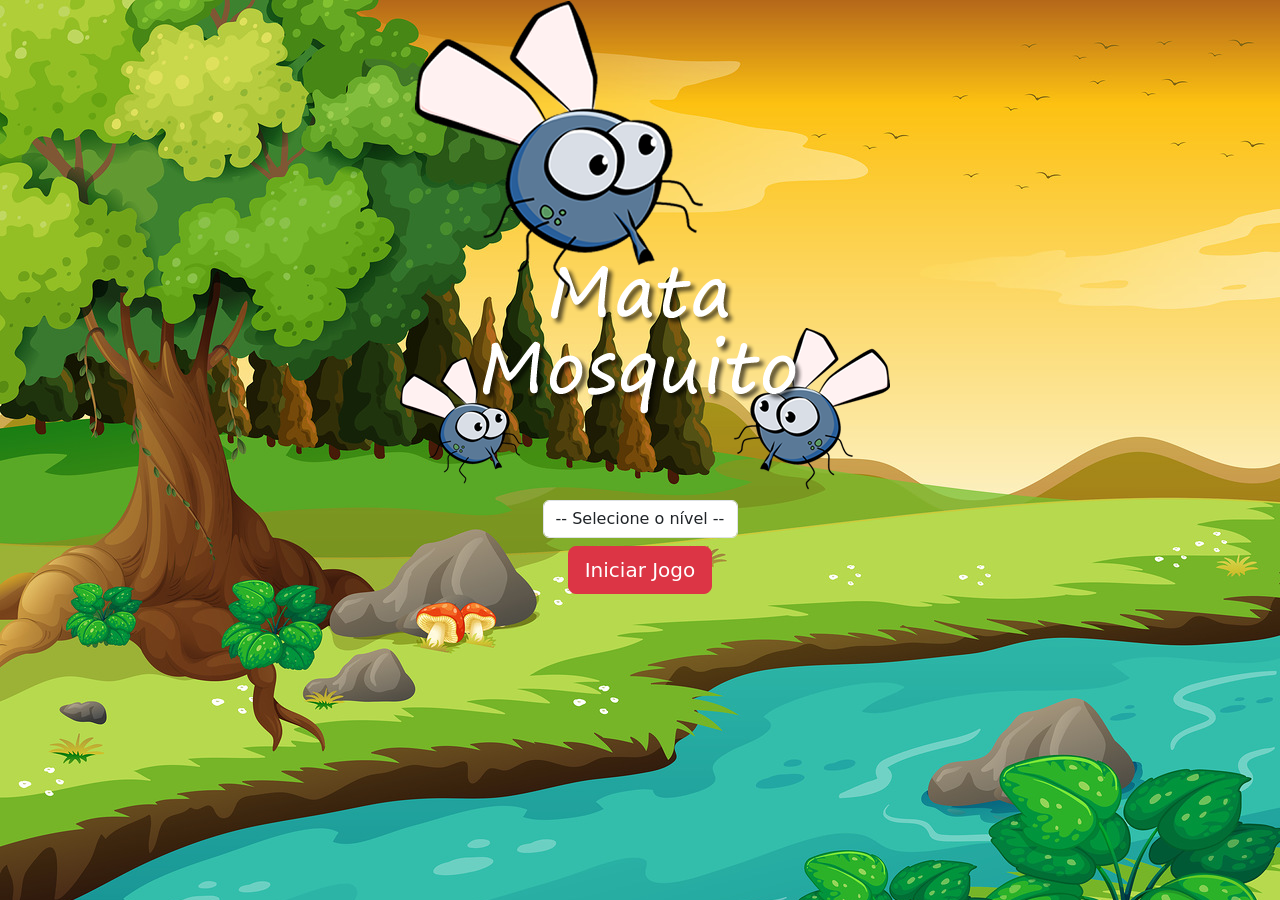
<file: index.html>
<!DOCTYPE html>
<html lang="pt-BR">
<head>
    <meta charset="UTF-8">
    <meta name="viewport" content="width=device-width, initial-scale=1.0">
    <title>Mata Mosquito</title>
    <link href="https://cdn.jsdelivr.net/npm/bootstrap@5.3.8/dist/css/bootstrap.min.css" rel="stylesheet" integrity="sha384-sRIl4kxILFvY47J16cr9ZwB07vP4J8+LH7qKQnuqkuIAvNWLzeN8tE5YBujZqJLB" crossorigin="anonymous">
    <link rel="stylesheet" href="./src/css/style.css">
</head>
<body>
    
    <div class="container">
        <div class="row">
            <div class="col">
                <div class="d-flex justify-content-center">
                <img src="./src/assets/img/game.png" alt="">
                </div>
            </div>
        </div>

            <div class="row">
            <div class="col">
                <div class="d-flex justify-content-center">

                    <div class="mb-2">                    
                    <select class="form-control" id="nivel">
                        <option value="">-- Selecione o nível --</option>
                        <option value="normal">Normal</option>
                        <option value="dificil">Dificil</option>
                        <option value="detetizador">Detetizador</option>
                    </select>
                   </div>
                
                </div>
                    </div>
                    </div>


         <div class="row">
            <div class="col">
                <div class="d-flex justify-content-center">
                <button type="button" class="btn btn-danger btn-lg" id="iniciar">Iniciar Jogo</button>
                </div>
            </div>
        </div>

    </div>

<script>
    const iniciar = document.querySelector('#iniciar')
    

    iniciar.addEventListener('click', iniciarJogo)
    

    function iniciarJogo(){

        let nivel = document.querySelector('#nivel').value

        if(nivel === ''){
            alert('Selecione um nível')
            return false
        }

        window.location.href = 'game.html?' + nivel
        
        }
</script>
</body>
</html>
</file>
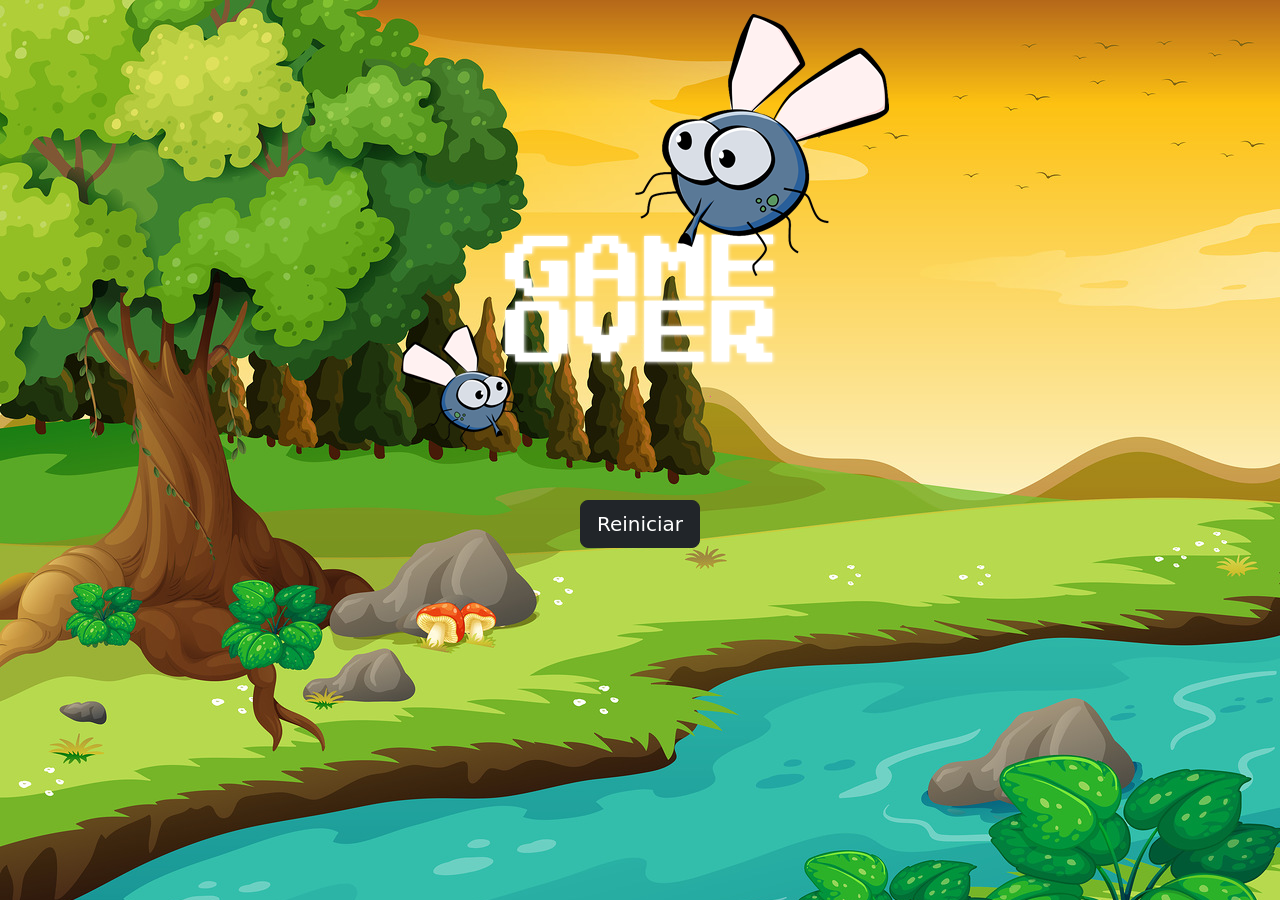
<file: game-over.html>
<!DOCTYPE html>
<html lang="pt-BR">
<head>
    <meta charset="UTF-8">
    <meta name="viewport" content="width=device-width, initial-scale=1.0">
    <title>Game Over</title>
    <link href="https://cdn.jsdelivr.net/npm/bootstrap@5.3.8/dist/css/bootstrap.min.css" rel="stylesheet" integrity="sha384-sRIl4kxILFvY47J16cr9ZwB07vP4J8+LH7qKQnuqkuIAvNWLzeN8tE5YBujZqJLB" crossorigin="anonymous">
    <link rel="stylesheet" href="./src/css/style.css">
</head>
<body>
    
    <div class="container">
        <div class="row">
            <div class="col">
                <div class="d-flex justify-content-center">
                <img src="./src/assets/img/game_over.png" alt="">
                </div>
            </div>
        </div>

         <div class="row">
            <div class="col">
                <div class="d-flex justify-content-center">
                <button type="button" class="btn btn-dark btn-lg" id="botao">Reiniciar</button>
                </div>
            </div>
        </div>

    </div>

<script>
    const botao = document.querySelector('#botao')

    botao.addEventListener('click', function(){
        window.location.href = 'index.html'
    })
</script>
</body>
</html>
</file>
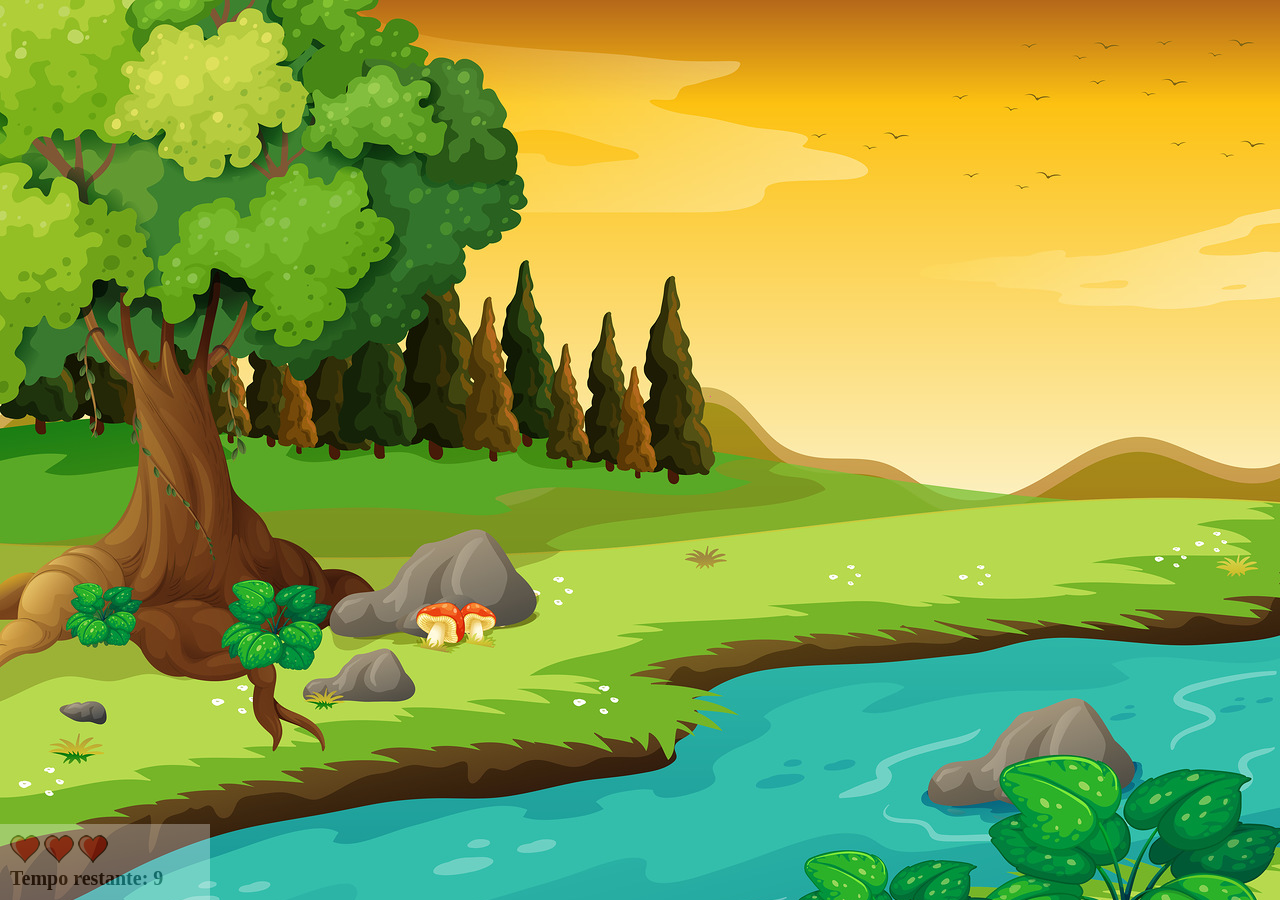
<file: game.html>
<!DOCTYPE html>
<html lang="pt-BR">
<head>
    <meta charset="UTF-8">
    <meta name="viewport" content="width=device-width, initial-scale=1.0">
    <title>Mata Mosquito</title>
    <link rel="stylesheet" href="./src/css/style.css">
</head>
<body>

    <div class="painel">
        <div class="vidas">
            <img id="v1" src="./src/assets/img/coracao_cheio.png" alt="">
            <img id="v2" src="./src/assets/img/coracao_cheio.png" alt="">
            <img id="v3" src="./src/assets/img/coracao_cheio.png" alt="">
        </div>

        <div class="cronometro">Tempo restante: <span id="tempo"></span></div>
    </div>

    <script src="./src/js/script.js"></script>
</body>
</html>
</file>
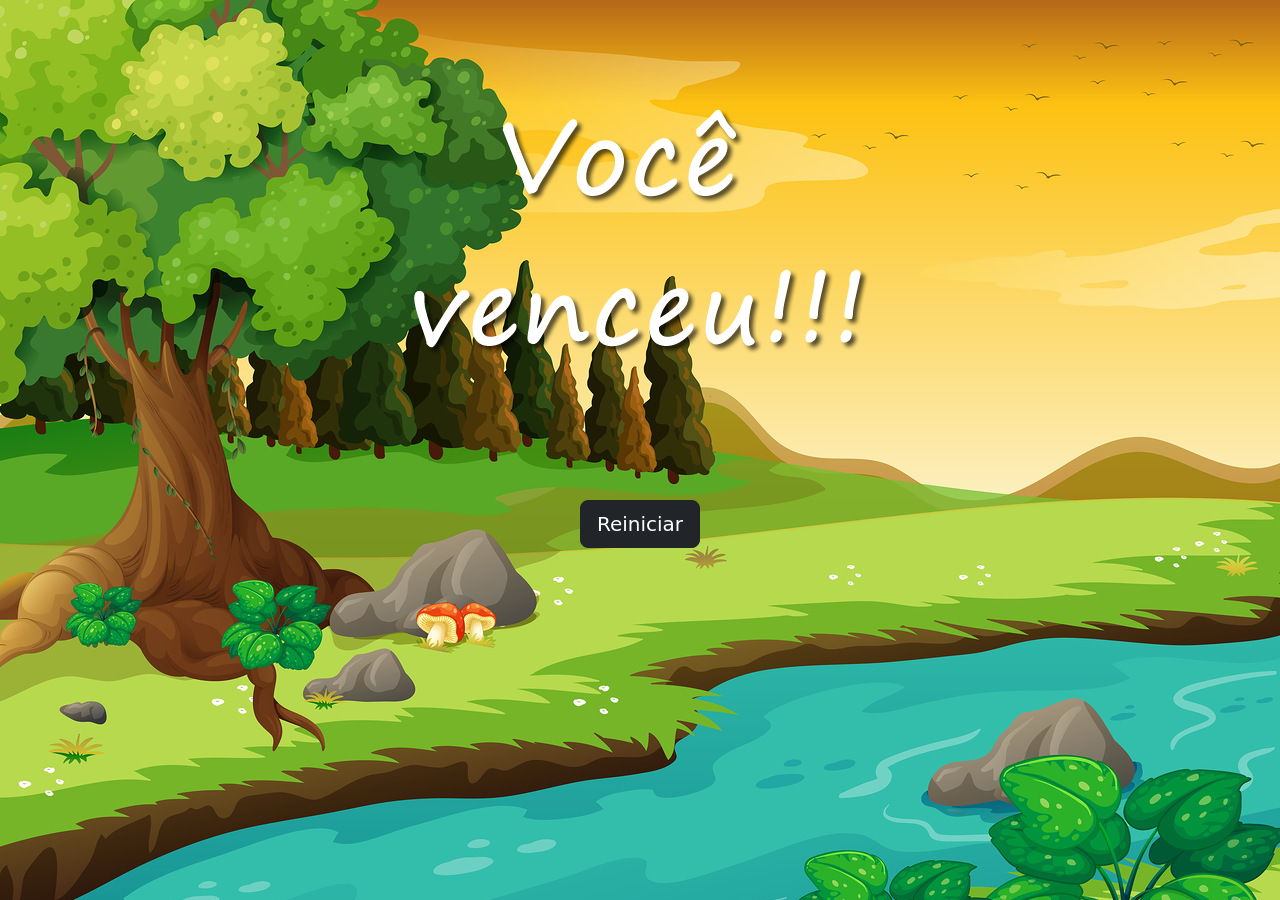
<file: vitoria.html>
<!DOCTYPE html>
<html lang="pt-BR">
<head>
    <meta charset="UTF-8">
    <meta name="viewport" content="width=device-width, initial-scale=1.0">
    <title>Vitória</title>
    <link href="https://cdn.jsdelivr.net/npm/bootstrap@5.3.8/dist/css/bootstrap.min.css" rel="stylesheet" integrity="sha384-sRIl4kxILFvY47J16cr9ZwB07vP4J8+LH7qKQnuqkuIAvNWLzeN8tE5YBujZqJLB" crossorigin="anonymous">
    <link rel="stylesheet" href="./src/css/style.css">
</head>
<body>
    
    <div class="container">
        <div class="row">
            <div class="col">
                <div class="d-flex justify-content-center">
                <img src="./src/assets/img/vitoria.png" alt="">
                </div>
            </div>
        </div>

         <div class="row">
            <div class="col">
                <div class="d-flex justify-content-center">
                <button type="button" class="btn btn-dark btn-lg" id="botao">Reiniciar</button>
                </div>
            </div>
        </div>

    </div>

<script>
    const botao = document.querySelector('#botao')

    botao.addEventListener('click', function(){
        window.location.href = 'index.html'
    })
</script>
</body>
</html>
</file>
<file: src/css/style.css>
html{
    cursor: url(../assets/img/mata_mosca.png) 30 30, auto;
}

body{
    background-image: url(../assets/img/bg.jpg);
    background-repeat: no-repeat;
    background-size: cover;
}

.mosquito1{
  width: 50px;
  height: 50px;  
}
.mosquito2{
    width: 70px;
    height: 70px;
}
.mosquito3{
    width: 90px;
    height: 90px;
}

.ladoA{
    transform: scaleX(1);
}
.ladoB{
    transform: scaleX(-1);
}

.painel{
    position: absolute;
    width: 190px;
    padding: 10px;
    left: 0px;
    bottom: 0px;
    border-top: solid 1px #ffffff;
    background-color: #ffffff;
    opacity: 30%;
}
.vidas{
    float: left;
}
.cronometro{
    float: left;
    font-size: 20px;
    font-weight: bold;
}
</file>
